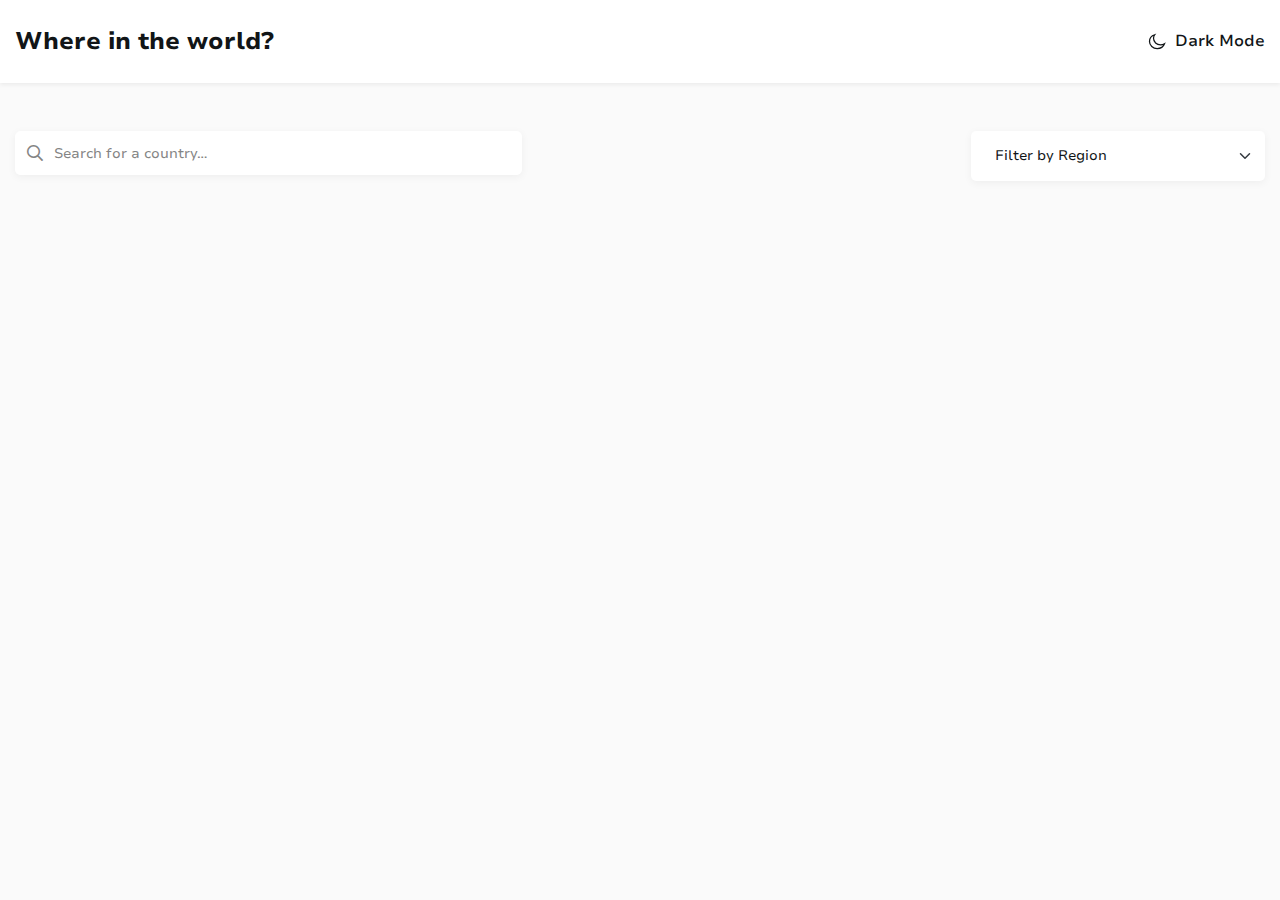
<file: index.html>
<!DOCTYPE html>
<html lang="en">
<head>
    <meta charset="UTF-8">
    <meta name="viewport" content="width=device-width, initial-scale=1.0">
    <link rel="stylesheet" href="./libs/bootstrap-5.2/css/bootstrap.min.css">
    <title>Countries</title>
    <link rel="stylesheet" href="./css/all.min.css">
    <link rel="stylesheet" href="./css/main.css">
    <link rel="stylesheet" href="./css/media.css">
</head>
<body>
    <!-- SITE-HEADER -->
    <header class="site-header">
        <div class="container d-flex justify-content-between">
            <a href="#!" class="site-header__logo">Where in the world?</a>

            <button class="site-darkmode">
                <svg xmlns="http://www.w3.org/2000/svg" width="20" height="20" viewBox="0 0 20 20" fill="none">
                    <path fill-rule="evenodd" clip-rule="evenodd" d="M13.5532 13.815C9.66857 13.815 6.51929 10.9278 6.51929 7.36821C6.51929 6.0253 6.96679 4.78158 7.73143 3.75C4.69036 4.69515 2.5 7.33122 2.5 10.4381C2.5 14.3385 5.94929 17.5 10.2036 17.5C13.5929 17.5 16.4696 15.4932 17.5 12.7045C16.375 13.4048 15.0161 13.815 13.5532 13.815Z" fill="white" stroke="#111517" stroke-width="1.25"/>
                    </svg>
                Dark Mode
            </button>
        </div>
    </header>
    <!-- SITE-HEADER -->

    <!-- SITE-MAIN -->
    <main class="site-main">
        <section class="search">
            <div class="container">
                <div class="row justify-content-between">
                    <div class="col-12 col-lg-5">
                        <div class="input-group mb-3">
                            <span class="input-group-text" id="basic-addon1"> 
                              <i class="far fa-search search-icon"></i>
                            </span>   
                            <input type="text" class="form-control" placeholder="Search for a country…" aria-label="Username" aria-describedby="basic-addon1">
                          </div>
                    </div>
                    <div class="col-8 col-lg-3">
                        <select class="form-select" aria-label="Default select example">
                            <option selected>Filter by Region</option>
                            <option >Africa</option>
                            <option>America</option>
                            <option >Europe</option>
                            <option >Oceania</option>
                          </select>
                    </div>
                </div>
            </div>
        </section>

        <section class="countries">
            <div class="container">
                <div class="row country">
                </div>
            </div>
        </section>
    </main>
    <!-- SITE-MAIN -->

   

    <script src="./libs/bootstrap-5.2/js/bootstrap.bundle.min.js"></script>
    <script src="./js/main.js"></script>
  </body>
</html>
</file>
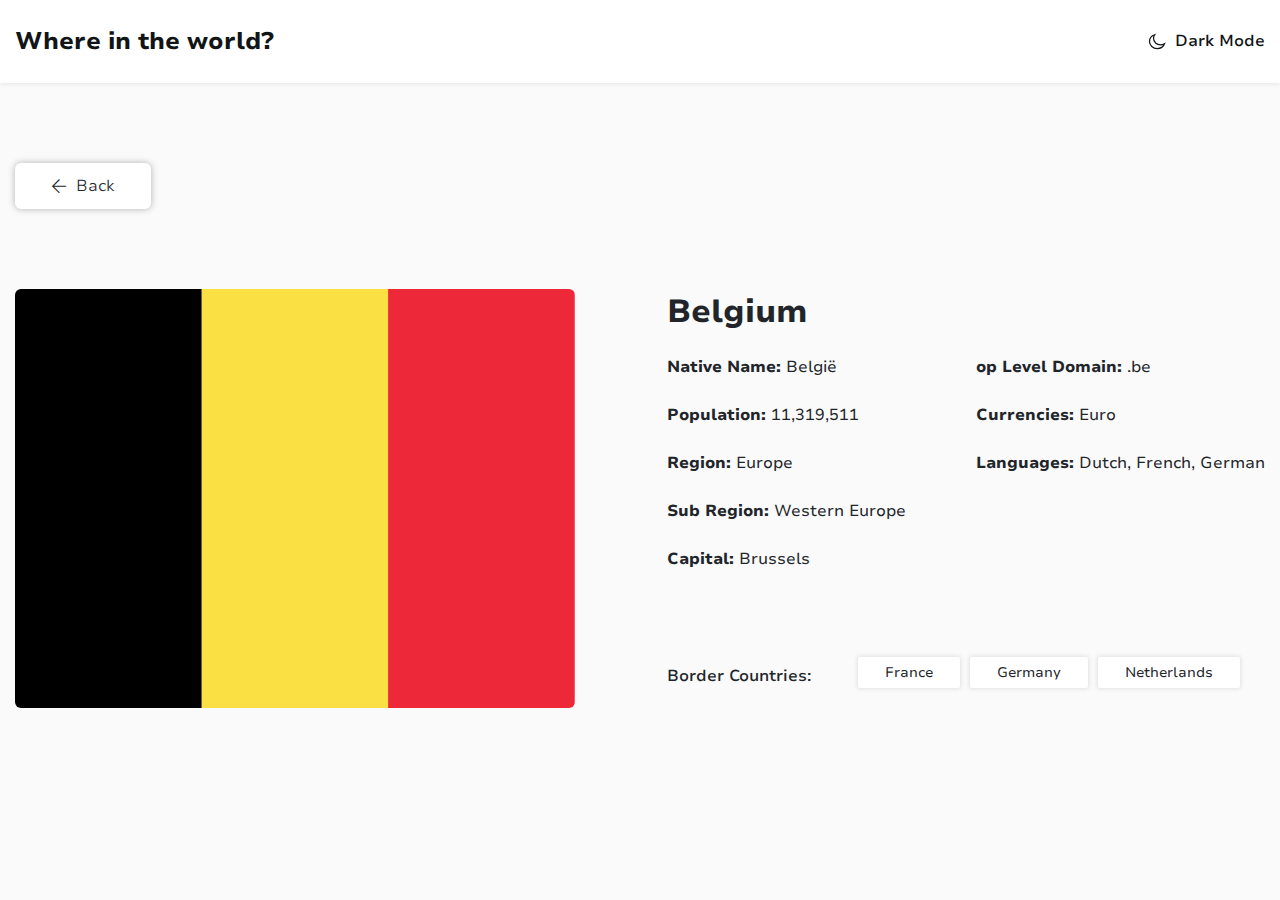
<file: country-inner.html>
<!DOCTYPE html>
<html lang="en">
<head>
    <meta charset="UTF-8">
    <meta name="viewport" content="width=device-width, initial-scale=1.0">
    <link rel="stylesheet" href="./libs/bootstrap-5.2/css/bootstrap.min.css">
    <title>Countries</title>
    <link rel="stylesheet" href="./css/all.min.css">
    <link rel="stylesheet" href="./css/main.css">
    <link rel="stylesheet" href="./css/media.css">
</head>
<body>
    <!-- SITE-HEADER -->
    <header class="site-header">
        <div class="container d-flex justify-content-between">
            <a href="#!" class="site-header__logo">Where in the world?</a>

            <button class="site-darkmode">
                <svg xmlns="http://www.w3.org/2000/svg" width="20" height="20" viewBox="0 0 20 20" fill="none">
                    <path fill-rule="evenodd" clip-rule="evenodd" d="M13.5532 13.815C9.66857 13.815 6.51929 10.9278 6.51929 7.36821C6.51929 6.0253 6.96679 4.78158 7.73143 3.75C4.69036 4.69515 2.5 7.33122 2.5 10.4381C2.5 14.3385 5.94929 17.5 10.2036 17.5C13.5929 17.5 16.4696 15.4932 17.5 12.7045C16.375 13.4048 15.0161 13.815 13.5532 13.815Z" fill="white" stroke="#111517" stroke-width="1.25"/>
                    </svg>
                Dark Mode
            </button>
        </div>
    </header>
    <!-- SITE-HEADER -->

  <!-- ========== country-item starting ========== -->
  <section class="country-item">
    <div class="container">
        <a href="./index.html" class="country-back">
            <i class="fal fa-arrow-left country-back__icon"></i>
            Back
        </a>
        <div class="country-detail">
            <img src="./img/large.png" alt="Country item image" class="country-detail__img">

            <div class="country-detail__desc">
                <h3 class="country-detail__title">Belgium</h3>

                <div class="country-detail__information">
                    <div class="country-detail__population">
                        <p class="country-detail__text"><b>Native Name:</b> België </p>
                        <p class="country-detail__text"><b>Population:</b> 11,319,511 </p>
                        <p class="country-detail__text"><b>Region:</b> Europe  </p>
                        <p class="country-detail__text"><b>Sub Region:</b> Western Europe </p>
                        <p class="country-detail__text"><b>Capital:</b> Brussels </p>
                    </div>
                    <div class="country-detail__lang">
                        <p class="country-detail__text"><b>op Level Domain:</b> .be </p>
                        <p class="country-detail__text"><b>Currencies:</b> Euro  </p>
                        <p class="country-detail__text"><b>Languages:</b> Dutch, French, German </p>
                    </div>
                </div>

                <div class="country-border">
                    <h4 class="country-border__title">Border Countries: </h4>
                    <ul class="country-border__list">
                        <li class="country-border__item"><a href="#!" class="country-border__link">France</a></li>
                        <li class="country-border__item"><a href="#!" class="country-border__link">Germany</a></li>
                        <li class="country-border__item"><a href="#!" class="country-border__link">Netherlands</a></li>
                    </ul>
                </div>

            </div>
            
        </div>
    </div>
</section>
<!-- ========== country-item end    ========== -->
    

    <script src="./libs/bootstrap-5.2/js/bootstrap.bundle.min.js"></script>
    <script src="./js/main.js"></script>
  </body>
</html>
</file>
<file: css/main.css>
@import url(./fonts.css);

/* CUSTOM PROPS */

:root {
    --dark: #111517;
    --grey: #848484;
    --bg-color: #FAFAFA;
    --white: #fff;
    --NunitoSans: "NunitoSans";
    --back-color: #fff;
}

/* GLOBAL STYLES */

*,
*::before,
*::after {
    box-sizing: border-box;
    margin: 0;
    padding: 0;
}

a {
    text-decoration: none;
}

a:hover {
    color: unset;
}
ul {
    list-style: none;
}

/* CONTAINER  */

.container {
    max-width: 1280px;
    width: 100%;
    margin: auto;
    padding-left: 15px;
    padding-right: 15px;
}

body {
    background-color: var(--bg-color);
    font-family: var(--NunitoSans);
}

/* SITE-HEADER */
.site-header {
    width: 100%;
    padding-top: 23px;
    padding-bottom: 24px;
    box-shadow: 0px 2px 4px 0px rgba(0, 0, 0, 0.06);
    background-color: var(--white);
}

.site-header__logo {
    color: var(--dark);
    font-size: 24px;
    font-weight: 800;

}
.site-darkmode {
    border: unset;
    background-color: transparent;
    color: var(--dark);
    display: flex;
    align-items: center;
    column-gap: 8px;
    font-size: 16px;
    font-weight: 600;
    
}
/* SITE-HEADER */


/* SITE-MAIN */
.site-main {
    padding-top: 48px;
    padding-bottom: 45px;
}

/* SEARCH */
.search-icon {
    color: var(--grey);
}
.input-group {
    width: 100%;
    box-shadow: 0px 2px 9px 0px rgba(0, 0, 0, 0.05);
    border-radius: 5px;
}

.input-group-text {
    background-color: var(--white);
    border: unset;
   
}
.form-control {
    width: 100%;
    padding: 10px 0;
    display: flex;
    column-gap: 24px;
    border-left: unset;
    border: unset;
    background-color: var(--back-color);
}
.form-control::placeholder {
    font-size: 14px;
    font-weight: 400;
    color: var(--grey);
    list-style: 20px;
}
.form-control:focus {
    background-color: var(--back-color);
   
}

.form-select {
    padding: unset;
    padding: 15px 22px 15px 24px;
    color: var(--dark);
    font-size: 14px;
    font-weight: 400;
    line-height: 20px;
    font-family: var(--NunitoSans);
    border: unset;
    box-shadow: 0px 2px 9px 0px rgba(0, 0, 0, 0.05);
    border-radius: 5px;
    background-color: var(--back-color);
}

.form-select > option {
    border: unset;
    font-size: 14px;
    font-weight: 400;
    line-height: 20px;
    color: var(--dark);
    background-color: var(--back-color);
}

/* SEARCH */


/* COUNTRIES  */


.card {
    border: unset;
    box-shadow: 0px 0px 7px 2px rgba(0, 0, 0, 0.03);
    border-radius: 5px;
    overflow: hidden;
}
.card-img-top {
    width: 100%;
    height: 200px;
    object-fit: cover;
}
.card-body {
   padding: unset;
   padding: 24px;
   background-color: var(--back-color);
   overflow: hidden;
  
}
.card-title {
    font-size: 18px;
    font-weight: 800;
    line-height: 26px;
    color: var(--dark);
    margin-bottom: 16px;
}
.card-text {
    color: var(--dark);
    font-size: 14px;
    font-weight: 300;
    line-height: 16px;
    margin-bottom: 8px;
}
.card-text__span {
    font-weight: 600;
}
/* COUNTRIES */
/* SITE-MAIN */

/* country-inner */

.country-item {
    padding: 80px 0 100px;
  }
  
  .country-back {
    border-radius: 6px;
    background: #fff;
    box-shadow: 0px 0px 7px 0px rgba(0, 0, 0, 0.29);
    max-width: 136px;
    width: 100%;
    padding: 10px 0;
    text-align: center;
    color: var(--text-color);
    font-size: 16px;
    font-weight: 300;
    display: flex;
    justify-content: center;
    column-gap: 10px;
    align-items: center;
    margin-bottom: 80px;
    border: 1px solid transparent;
    transition: .5s;
    
  }
  
  .country-back:hover {
      border: 1px dashed var(--text-color);
  }
  .country-back__icon {
      color: var(--text-color);
  }
  
  .country-detail {
    display: flex;
    justify-content: space-between;
    align-items: center;
  }
  
  .country-detail__img {
      max-width: 560px;
      width: 100%;
      object-fit: cover;
      border-radius: 6px;
  }
  
  .country-detail__desc {
      max-width: 598px;
      width: 100%;
  }
  
  .country-detail__title {
      font-size: 32px;
      font-weight: 800;
      color: var(--text-color);
      margin-bottom: 23px;
  }
  
  .country-detail__information {
      display: flex;
      justify-content: space-between;
      margin-bottom: 70px;
  }
  
  .country-detail__population,.country-detail__lang {
      display: flex;
      flex-direction: column;
      row-gap: 8px;
  }
  
  .country-detail__text {
      font-size: 16px;
      color: var(--text-color);
  }
  
  .country-border {
      display: flex;
      align-items: center;
  }
  
  .country-border__title {
      font-size: 16px;
      font-weight: 600;
      color: var(--text-color);
      margin-right: 15px;
      text-transform: capitalize;
  }
  
  .country-border__list {
      display: flex;
      column-gap: 10px;
  }
  .country-border__link {
      border-radius: 2px;
      border: 0px solid #979797;
      background: #FFF;
      box-shadow: 0px 0px 4px 1px rgba(0, 0, 0, 0.10);
      display: inline-block;
      font-size: 14px;
      padding: 5px 27px;
      color: var(--text-color);
  }
  
  /* country-inner */
</file>
<file: css/media.css>
@media(prefers-color-scheme: dark) {
        :root {
            --dark: #fff;
            --grey: #fff;
            --bg-color: #202C36;
            --white: #2B3844;
            --back-color: #2B3844;
        }
    
}
</file>
